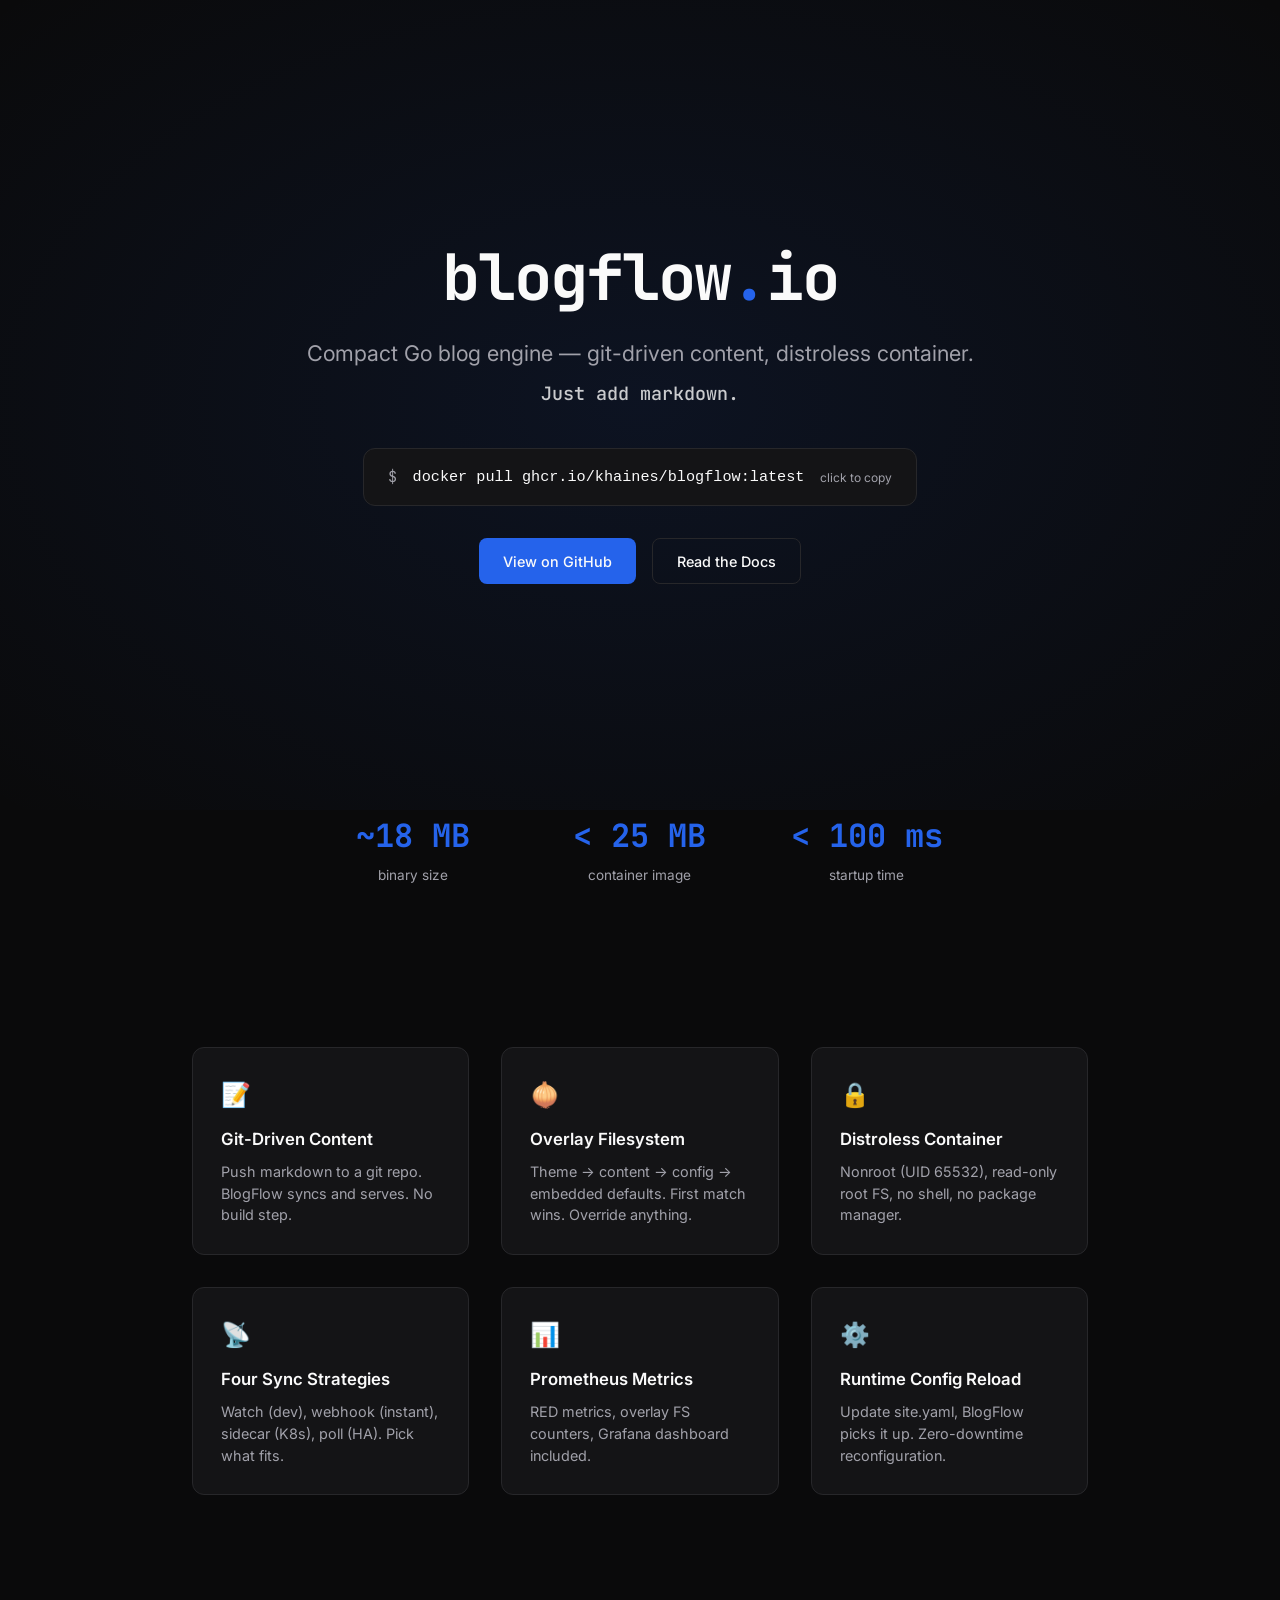
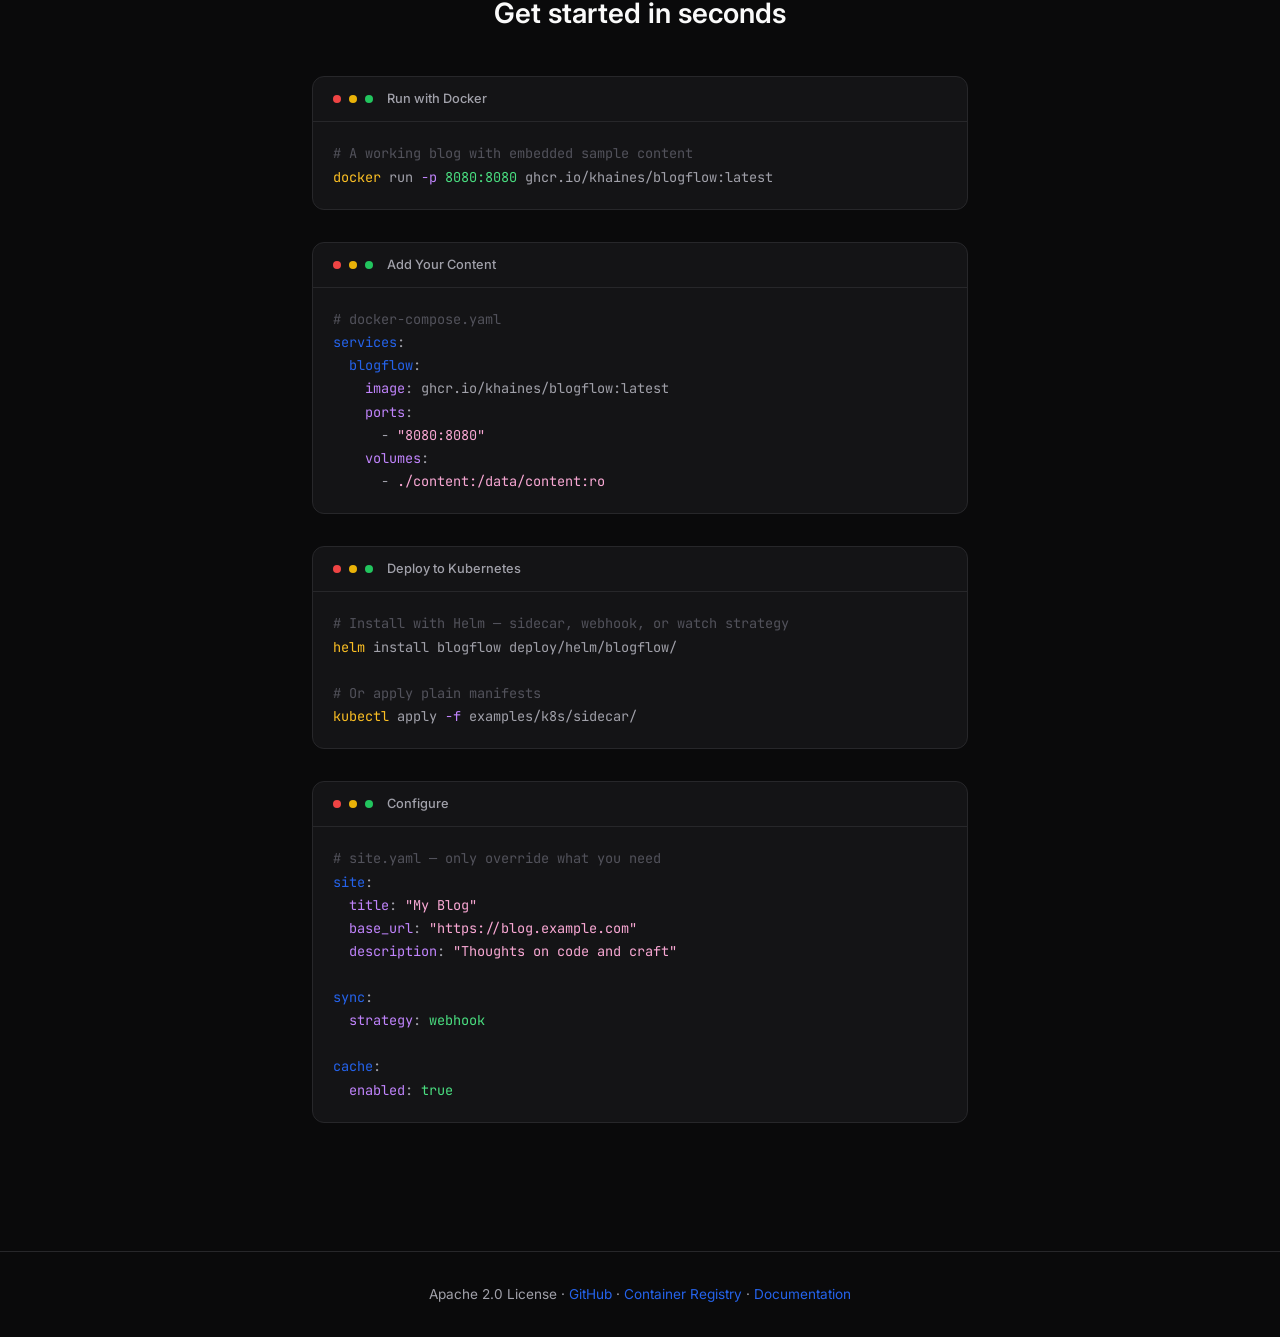
<file: docs/index.html>
<!DOCTYPE html>
<html lang="en">
<head>
  <meta charset="UTF-8">
  <meta name="viewport" content="width=device-width, initial-scale=1.0">
  <title>blogflow.io — Git-driven blog engine</title>
  <meta name="description" content="Compact Go blog engine — git-driven content, distroless container. Just add markdown.">
  <link rel="preconnect" href="https://fonts.googleapis.com">
  <link rel="preconnect" href="https://fonts.gstatic.com" crossorigin>
  <link href="https://fonts.googleapis.com/css2?family=JetBrains+Mono:wght@400;500;700&family=Inter:wght@400;500;600;700&display=swap" rel="stylesheet">
  <style>
    :root {
      --bg: #0a0a0b;
      --surface: #141416;
      --border: #27272a;
      --text: #fafafa;
      --muted: #a1a1aa;
      --accent: #2563eb;
      --accent-dim: rgba(37, 99, 235, 0.1);
      --green: #4ade80;
      --mono: 'JetBrains Mono', monospace;
      --sans: 'Inter', -apple-system, sans-serif;
    }

    * { margin: 0; padding: 0; box-sizing: border-box; }

    body {
      font-family: var(--sans);
      background: var(--bg);
      color: var(--text);
      line-height: 1.6;
      -webkit-font-smoothing: antialiased;
    }

    /* Hero */
    .hero {
      min-height: 90vh;
      display: flex;
      flex-direction: column;
      align-items: center;
      justify-content: center;
      padding: 2rem;
      text-align: center;
      position: relative;
      overflow: hidden;
    }

    .hero::before {
      content: '';
      position: absolute;
      top: -50%;
      left: -50%;
      width: 200%;
      height: 200%;
      background: radial-gradient(ellipse at 50% 50%, var(--accent-dim) 0%, transparent 50%);
      animation: pulse 8s ease-in-out infinite;
    }

    @keyframes pulse {
      0%, 100% { opacity: 0.3; transform: scale(1); }
      50% { opacity: 0.6; transform: scale(1.1); }
    }

    .hero-content { position: relative; z-index: 1; max-width: 720px; }

    .logo {
      font-family: var(--mono);
      font-size: clamp(2.5rem, 6vw, 4rem);
      font-weight: 700;
      letter-spacing: -0.03em;
      margin-bottom: 0.5rem;
    }

    .logo .dot { color: var(--accent); }

    .tagline {
      font-size: clamp(1.1rem, 2.5vw, 1.35rem);
      color: var(--muted);
      margin-bottom: 0.5rem;
      font-weight: 400;
    }

    .subtitle {
      font-size: clamp(1rem, 2vw, 1.15rem);
      color: var(--text);
      font-weight: 500;
      margin-bottom: 2.5rem;
      font-family: var(--mono);
      opacity: 0.8;
    }

    .install-box {
      background: var(--surface);
      border: 1px solid var(--border);
      border-radius: 12px;
      padding: 1rem 1.5rem;
      font-family: var(--mono);
      font-size: 0.95rem;
      display: inline-flex;
      align-items: center;
      gap: 1rem;
      margin-bottom: 2rem;
      cursor: pointer;
      transition: border-color 0.2s;
    }

    .install-box:hover { border-color: var(--accent); }

    .install-box code { color: var(--text); }
    .install-box .prompt { color: var(--muted); user-select: none; }
    .install-box .copy {
      color: var(--muted);
      font-size: 0.75rem;
      font-family: var(--sans);
      user-select: none;
    }

    .hero-links {
      display: flex;
      gap: 1rem;
      justify-content: center;
      flex-wrap: wrap;
    }

    .btn {
      display: inline-flex;
      align-items: center;
      gap: 0.5rem;
      padding: 0.65rem 1.5rem;
      border-radius: 8px;
      font-size: 0.9rem;
      font-weight: 500;
      text-decoration: none;
      transition: all 0.2s;
    }

    .btn-primary {
      background: var(--accent);
      color: var(--text);
    }
    .btn-primary:hover { opacity: 0.85; transform: translateY(-1px); }

    .btn-ghost {
      border: 1px solid var(--border);
      color: var(--text);
    }
    .btn-ghost:hover { border-color: var(--muted); background: var(--surface); }

    /* Metrics bar */
    .metrics {
      max-width: 720px;
      margin: 0 auto 4rem;
      padding: 0 2rem;
      display: grid;
      grid-template-columns: repeat(3, 1fr);
      gap: 1.5rem;
      text-align: center;
      justify-items: center;
    }

    .metric-value {
      font-family: var(--mono);
      font-size: 2rem;
      font-weight: 700;
      color: var(--accent);
      white-space: nowrap;
    }

    .metric-label {
      font-size: 0.85rem;
      color: var(--muted);
      margin-top: 0.25rem;
    }

    /* Features */
    .features {
      max-width: 960px;
      margin: 0 auto;
      padding: 6rem 2rem;
      display: grid;
      grid-template-columns: repeat(auto-fit, minmax(260px, 1fr));
      gap: 2rem;
    }

    .feature {
      background: var(--surface);
      border: 1px solid var(--border);
      border-radius: 12px;
      padding: 1.75rem;
      transition: border-color 0.2s;
    }

    .feature:hover { border-color: var(--accent); }

    .feature-icon {
      font-size: 1.5rem;
      margin-bottom: 0.75rem;
      display: block;
    }

    .feature h3 {
      font-size: 1.05rem;
      font-weight: 600;
      margin-bottom: 0.5rem;
    }

    .feature p {
      color: var(--muted);
      font-size: 0.9rem;
      line-height: 1.5;
    }

    /* Code examples */
    .examples {
      max-width: 720px;
      margin: 0 auto;
      padding: 0 2rem 6rem;
    }

    .examples h2 {
      text-align: center;
      font-size: 1.75rem;
      margin-bottom: 2.5rem;
      font-weight: 600;
    }

    .code-block {
      background: var(--surface);
      border: 1px solid var(--border);
      border-radius: 12px;
      overflow: hidden;
      margin-bottom: 2rem;
    }

    .code-block-header {
      padding: 0.75rem 1.25rem;
      font-size: 0.8rem;
      font-weight: 500;
      color: var(--muted);
      border-bottom: 1px solid var(--border);
      display: flex;
      align-items: center;
      gap: 0.5rem;
    }

    .code-block-header .dot-r { width: 8px; height: 8px; border-radius: 50%; background: #ef4444; }
    .code-block-header .dot-y { width: 8px; height: 8px; border-radius: 50%; background: #eab308; }
    .code-block-header .dot-g { width: 8px; height: 8px; border-radius: 50%; background: #22c55e; }

    .code-block pre {
      padding: 1.25rem;
      font-family: var(--mono);
      font-size: 0.85rem;
      line-height: 1.7;
      overflow-x: auto;
      color: var(--muted);
    }

    .code-block pre .kw { color: #c084fc; }
    .code-block pre .type { color: var(--accent); }
    .code-block pre .str { color: #f9a8d4; }
    .code-block pre .comment { color: #52525b; }
    .code-block pre .fn { color: #fbbf24; }
    .code-block pre .val { color: var(--green); }

    /* Footer */
    footer {
      border-top: 1px solid var(--border);
      padding: 2rem;
      text-align: center;
      color: var(--muted);
      font-size: 0.85rem;
    }

    footer a { color: var(--accent); text-decoration: none; }
    footer a:hover { text-decoration: underline; }

    @media (max-width: 600px) {
      .metrics { grid-template-columns: 1fr; gap: 1rem; }
      .install-box { font-size: 0.8rem; padding: 0.75rem 1rem; }
    }
  </style>
</head>
<body>

  <section class="hero">
    <div class="hero-content">
      <h1 class="logo">blogflow<span class="dot">.</span>io</h1>
      <p class="tagline">Compact Go blog engine — git-driven content, distroless container.</p>
      <p class="subtitle">Just add markdown.</p>

      <div class="install-box" onclick="navigator.clipboard.writeText('docker pull ghcr.io/khaines/blogflow:latest')">
        <span class="prompt">$</span>
        <code>docker pull ghcr.io/khaines/blogflow:latest</code>
        <span class="copy">click to copy</span>
      </div>

      <div class="hero-links">
        <a href="https://github.com/khaines/blogflow" class="btn btn-primary">
          View on GitHub
        </a>
        <a href="/posts" class="btn btn-ghost">
          Read the Docs
        </a>
      </div>
    </div>
  </section>

  <div class="metrics">
    <div>
      <div class="metric-value">~18 MB</div>
      <div class="metric-label">binary size</div>
    </div>
    <div>
      <div class="metric-value">&lt; 25 MB</div>
      <div class="metric-label">container image</div>
    </div>
    <div>
      <div class="metric-value">&lt; 100 ms</div>
      <div class="metric-label">startup time</div>
    </div>
  </div>

  <section class="features">
    <div class="feature">
      <span class="feature-icon">📝</span>
      <h3>Git-Driven Content</h3>
      <p>Push markdown to a git repo. BlogFlow syncs and serves. No build step.</p>
    </div>
    <div class="feature">
      <span class="feature-icon">🧅</span>
      <h3>Overlay Filesystem</h3>
      <p>Theme → content → config → embedded defaults. First match wins. Override anything.</p>
    </div>
    <div class="feature">
      <span class="feature-icon">🔒</span>
      <h3>Distroless Container</h3>
      <p>Nonroot (UID 65532), read-only root FS, no shell, no package manager.</p>
    </div>
    <div class="feature">
      <span class="feature-icon">📡</span>
      <h3>Four Sync Strategies</h3>
      <p>Watch (dev), webhook (instant), sidecar (K8s), poll (HA). Pick what fits.</p>
    </div>
    <div class="feature">
      <span class="feature-icon">📊</span>
      <h3>Prometheus Metrics</h3>
      <p>RED metrics, overlay FS counters, Grafana dashboard included.</p>
    </div>
    <div class="feature">
      <span class="feature-icon">⚙️</span>
      <h3>Runtime Config Reload</h3>
      <p>Update site.yaml, BlogFlow picks it up. Zero-downtime reconfiguration.</p>
    </div>
  </section>

  <section class="examples">
    <h2>Get started in seconds</h2>

    <div class="code-block">
      <div class="code-block-header">
        <span class="dot-r"></span><span class="dot-y"></span><span class="dot-g"></span>
        &nbsp; Run with Docker
      </div>
      <pre><span class="comment"># A working blog with embedded sample content</span>
<span class="fn">docker</span> run <span class="kw">-p</span> <span class="val">8080:8080</span> ghcr.io/khaines/blogflow:latest</pre>
    </div>

    <div class="code-block">
      <div class="code-block-header">
        <span class="dot-r"></span><span class="dot-y"></span><span class="dot-g"></span>
        &nbsp; Add Your Content
      </div>
      <pre><span class="comment"># docker-compose.yaml</span>
<span class="type">services</span>:
  <span class="type">blogflow</span>:
    <span class="kw">image</span>: ghcr.io/khaines/blogflow:latest
    <span class="kw">ports</span>:
      - <span class="str">"8080:8080"</span>
    <span class="kw">volumes</span>:
      - <span class="str">./content:/data/content:ro</span></pre>
    </div>

    <div class="code-block">
      <div class="code-block-header">
        <span class="dot-r"></span><span class="dot-y"></span><span class="dot-g"></span>
        &nbsp; Deploy to Kubernetes
      </div>
      <pre><span class="comment"># Install with Helm — sidecar, webhook, or watch strategy</span>
<span class="fn">helm</span> install blogflow deploy/helm/blogflow/

<span class="comment"># Or apply plain manifests</span>
<span class="fn">kubectl</span> apply <span class="kw">-f</span> examples/k8s/sidecar/</pre>
    </div>

    <div class="code-block">
      <div class="code-block-header">
        <span class="dot-r"></span><span class="dot-y"></span><span class="dot-g"></span>
        &nbsp; Configure
      </div>
      <pre><span class="comment"># site.yaml — only override what you need</span>
<span class="type">site</span>:
  <span class="kw">title</span>: <span class="str">"My Blog"</span>
  <span class="kw">base_url</span>: <span class="str">"https://blog.example.com"</span>
  <span class="kw">description</span>: <span class="str">"Thoughts on code and craft"</span>

<span class="type">sync</span>:
  <span class="kw">strategy</span>: <span class="val">webhook</span>

<span class="type">cache</span>:
  <span class="kw">enabled</span>: <span class="val">true</span></pre>
    </div>
  </section>

  <footer>
    <p>
      Apache 2.0 License ·
      <a href="https://github.com/khaines/blogflow">GitHub</a> ·
      <a href="https://github.com/khaines/blogflow/pkgs/container/blogflow">Container Registry</a> ·
      <a href="/posts">Documentation</a>
    </p>
  </footer>

</body>
</html>
</file>
